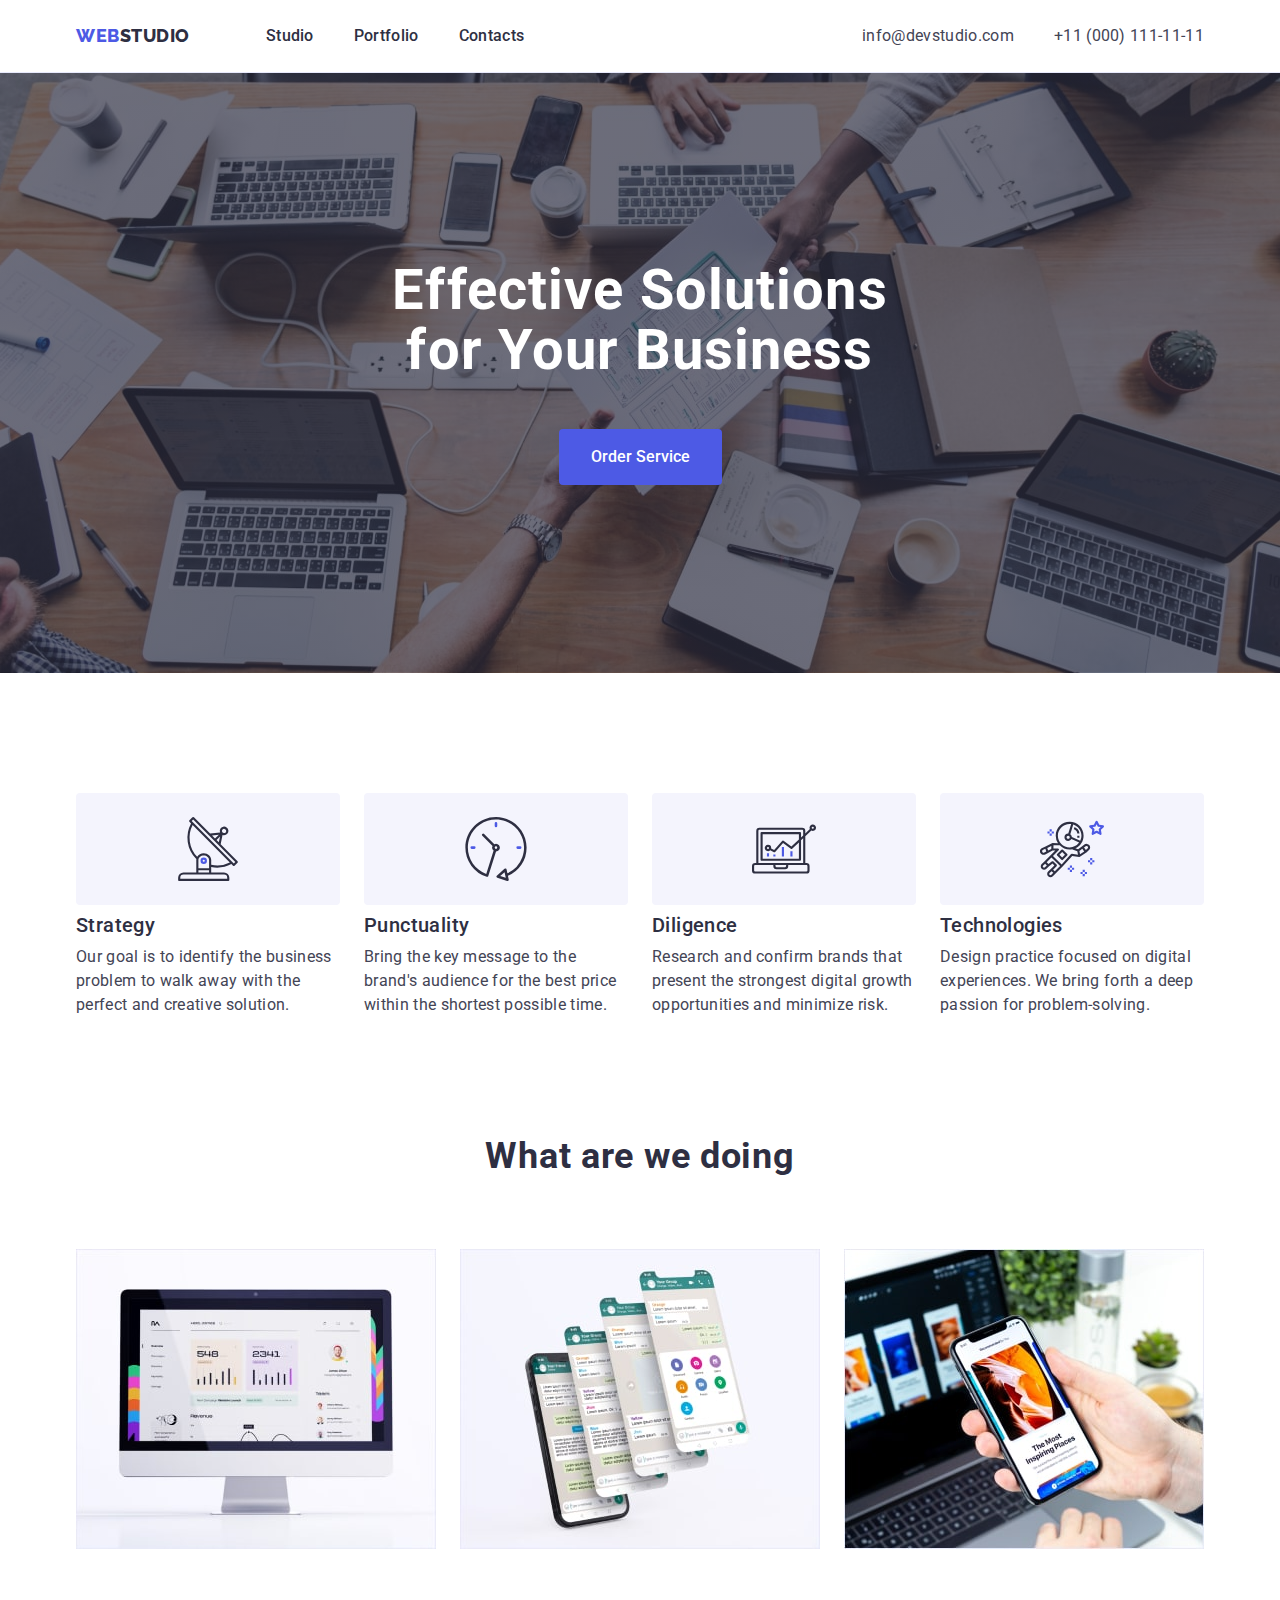
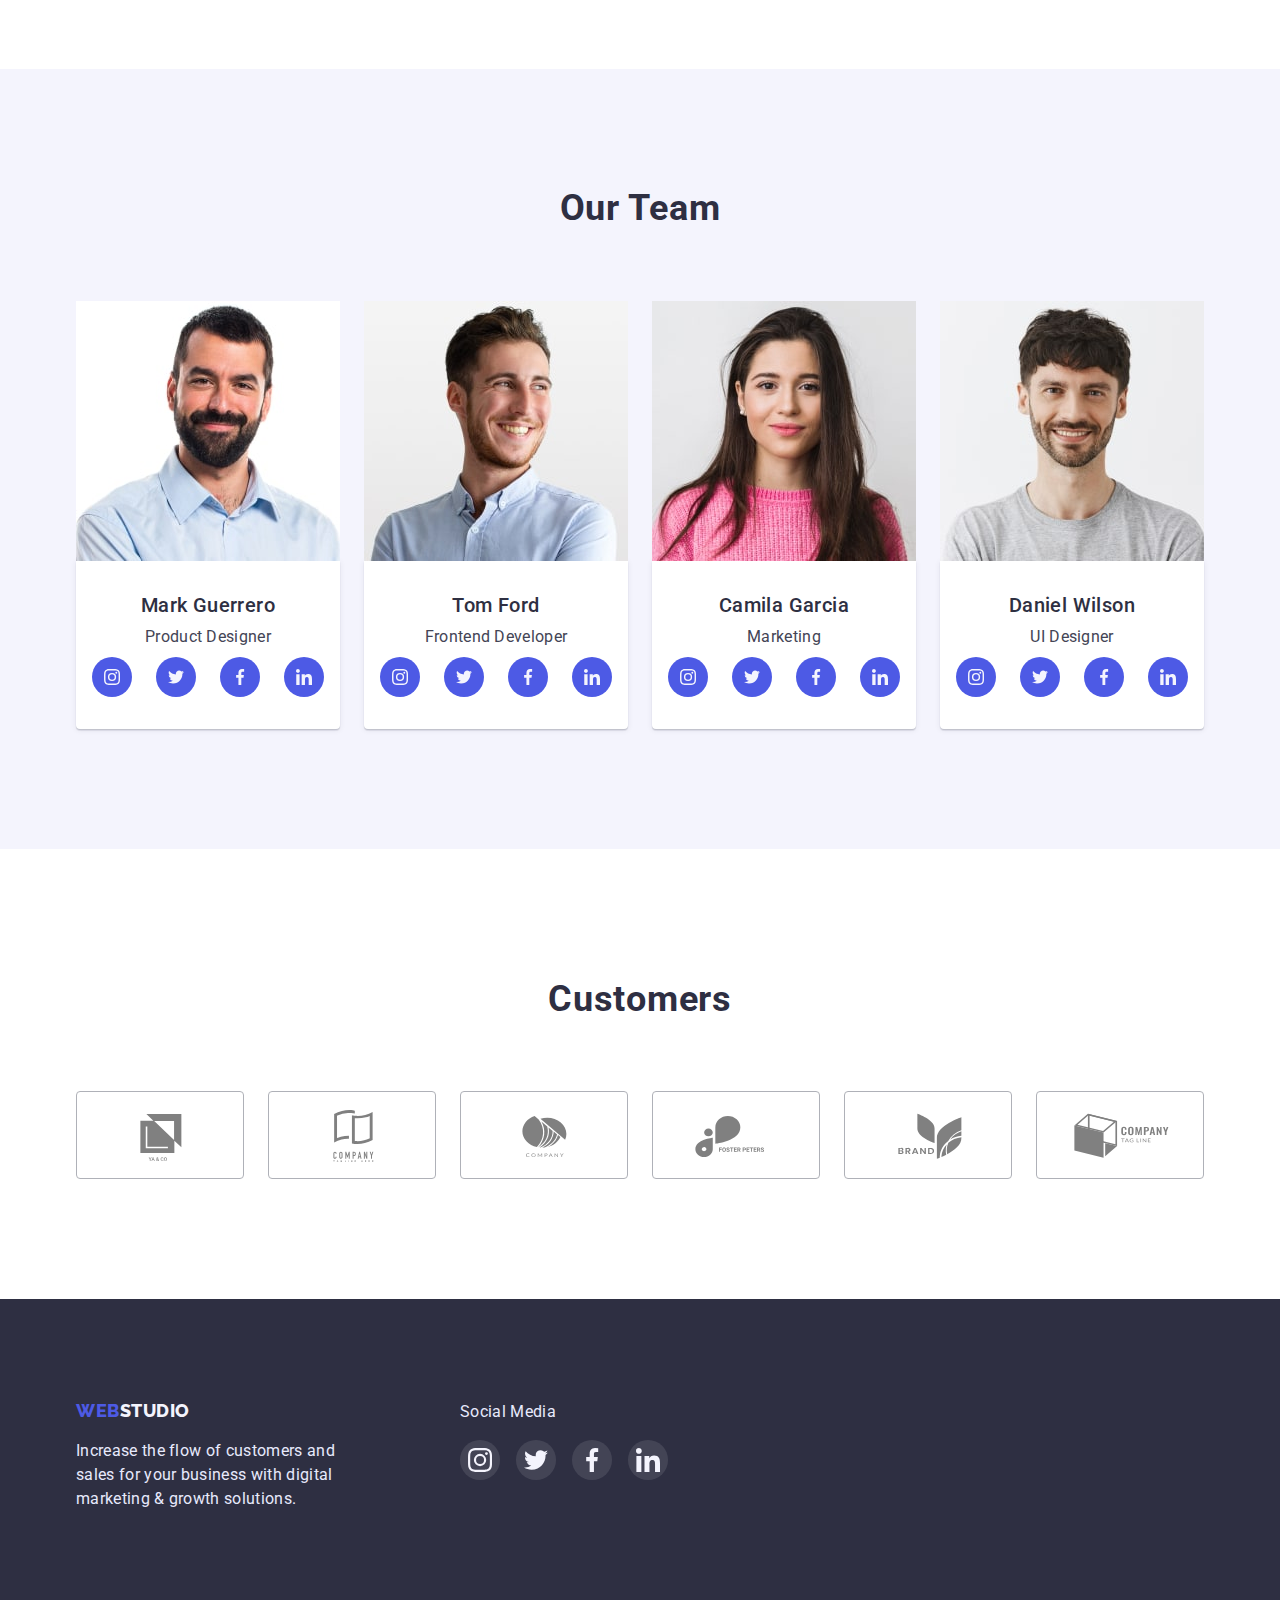
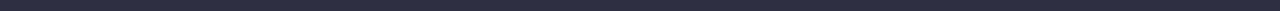
<file: index.html>
<!DOCTYPE html>
<html lang="en">
	<head>
		<meta charset="UTF-8" />
		<meta http-equiv="X-UA-Compatible" content="IE=edge" />
		<meta name="viewport" content="width=device-width, initial-scale=1.0" />

		<link rel="preconnect" href="https://fonts.googleapis.com" />
		<link rel="preconnect" href="https://fonts.gstatic.com" crossorigin />
		<link
			rel="stylesheet"
			href="https://cdnjs.cloudflare.com/ajax/libs/modern-normalize/1.1.0/modern-normalize.css"
			integrity="sha512-Y0MM+V6ymRKN2zStTqzQ227DWhhp4Mzdo6gnlRnuaNCbc+YN/ZH0sBCLTM4M0oSy9c9VKiCvd4Jk44aCLrNS5Q=="
			crossorigin="anonymous"
			referrerpolicy="no-referrer"
		/>
		<link
			href="https://fonts.googleapis.com/css2?family=Raleway:wght@800&family=Roboto:wght@400;500;700;900&display=swap"
			rel="stylesheet"
		/>
		<link rel="stylesheet" href="css/styles.css" />
		<title>Studio</title>
	</head>

	<body>
		<header class="header">
			<div class="container header-container">
				<nav class="header-nav">
					<a href="./index.html" class="header-link-studio"><span class="header-span">Web</span>Studio</a>
					<ul class="header-list">
						<li class="header-list-item">
							<a href="./index.html" class="header-link">Studio</a>
						</li>
						<li class="header-list-item">
							<a href="portfolio.html" class="header-link">Portfolio</a>
						</li>
						<li class="header-list-item">
							<a href="" class="header-link">Contacts</a>
						</li>
					</ul>
				</nav>
				<address class="adress">
					<ul class="adress-list">
						<li class="adress-list-item">
							<a href="mailto:info@devstudio.com" class="adress-tel">info@devstudio.com</a>
						</li>
						<li class="adress-list-item">
							<a href="tel:+110001111111" class="adress-mail">+11 (000) 111-11-11</a>
						</li>
					</ul>
				</address>
			</div>
		</header>
		<main>
			<!-- Hero section -->

			<section class="hero-section hero-section-container">
				<div class="hero-container">
					<h1 class="hero-title">Effective Solutions for Your Business</h1>
					<button type="button" class="hero-btn btn">Order Service</button>
				</div>
			</section>

			<!-- section 2 -->

			<section class="section-2">
				<div class="container section-2-container">
					<h2 class="visually-hidden">hidden</h2>
					<ul class="section-2-list">
						<li class="section-2-list-items">
							<div class="container-2-list-icon">
								<svg class="icon-2-item" width="64" height="64">
									<use href="images/symbol-defs .svg#icon-antenna"></use>
								</svg>
							</div>
							<h3 class="section-2-list-title">Strategy</h3>
							<p class="section-2-list-text">
								Our goal is to identify the business problem to walk away with the perfect and creative solution.
							</p>
						</li>
						<li class="section-2-list-items">
							<div class="container-2-list-icon">
								<svg class="icon-2-item" width="64" height="64">
									<use href="images/symbol-defs .svg#icon-clock"></use>
								</svg>
							</div>
							<h3 class="section-2-list-title">Punctuality</h3>
							<p class="section-2-list-text">
								Bring the key message to the brand's audience for the best price within the shortest possible time.
							</p>
						</li>
						<li class="section-2-list-items">
							<div class="container-2-list-icon">
								<svg class="icon-2-item" width="64" height="64">
									<use href="images/symbol-defs .svg#icon-diagram"></use>
								</svg>
							</div>
							<h3 class="section-2-list-title">Diligence</h3>
							<p class="section-2-list-text">
								Research and confirm brands that present the strongest digital growth opportunities and minimize risk.
							</p>
						</li>
						<li class="section-2-list-items">
							<div class="container-2-list-icon">
								<svg class="icon-2-item" width="64" height="64">
									<use href="images/symbol-defs .svg#icon-astronaut"></use>
								</svg>
							</div>
							<h3 class="section-2-list-title">Technologies</h3>
							<p class="section-2-list-text">
								Design practice focused on digital experiences. We bring forth a deep passion for problem-solving.
							</p>
						</li>
					</ul>
				</div>
			</section>
			<!-- section 3 -->
			<section class="section-3">
				<div class="container">
					<h2 class="section-3-title">What are we doing</h2>
					<ul class="section-3-list">
						<li class="section-3-list-object">
							<img class="section-3-list-img" src="./images/computer.jpg" alt="computer" height="300" width="360" />
						</li>
						<li class="section-3-list-object">
							<img class="section-3-list-img" src="./images/screen.jpg" alt="phone screen" height="300" width="360" />
						</li>
						<li class="section-3-list-object">
							<img class="section-3-list-img" src="./images/hand.jpg" alt="phone" height="300" width="360" />
						</li>
					</ul>
				</div>
			</section>

			<!-- Our team -->

			<section class="team">
				<div class="container team-container">
					<h2 class="team-title">Our Team</h2>
					<ul class="team-list">
						<li class="team-list-object">
							<img class="team-list-img" src="./images/foto.jpg" alt="Man" width="264" />
							<div class="team-list-name">
								<h3 class="team-list-subtitle">Mark Guerrero</h3>
								<p class="team-list-description">Product Designer</p>
								<ul class="team-list-icon list">
									<li class="team-list-icon-item">
										<a href="" class="team-list-icon-link link">
											<svg class="icon-item" width="16" height="16">
												<use href="images/symbol-defs .svg#icon-instagram"></use>
											</svg>
										</a>
									</li>
									<li class="team-list-icon-item">
										<a href="" class="team-list-icon-link link">
											<svg class="icon-item" width="16" height="16">
												<use href="images/symbol-defs .svg#icon-twitter"></use>
											</svg>
										</a>
									</li>
									<li class="team-list-icon-item">
										<a href="" class="team-list-icon-link link">
											<svg class="icon-item" width="16" height="16">
												<use href="images/symbol-defs .svg#icon-facebook"></use>
											</svg>
										</a>
									</li>
									<li class="team-list-icon-item">
										<a href="" class="team-list-icon-link link">
											<svg class="icon-item" width="16" height="16">
												<use href="images/symbol-defs .svg#icon-linkedin"></use>
											</svg>
										</a>
									</li>
								</ul>
							</div>
						</li>
						<li class="team-list-object">
							<img class="team-list-img" src="./images/foto1.jpg" alt="Man" width="264" />
							<div class="team-list-name">
								<h3 class="team-list-subtitle">Tom Ford</h3>
								<p class="team-list-description">Frontend Developer</p>
								<ul class="team-list-icon list">
									<li class="team-list-icon-item">
										<a href="" class="team-list-icon-link link">
											<svg class="icon-item" width="16" height="16">
												<use href="images/symbol-defs .svg#icon-instagram"></use>
											</svg>
										</a>
									</li>
									<li class="team-list-icon-item">
										<a href="" class="team-list-icon-link link">
											<svg class="icon-item" width="16" height="16">
												<use href="images/symbol-defs .svg#icon-twitter"></use>
											</svg>
										</a>
									</li>
									<li class="team-list-icon-item">
										<a href="" class="team-list-icon-link link">
											<svg class="icon-item" width="16" height="16">
												<use href="images/symbol-defs .svg#icon-facebook"></use>
											</svg>
										</a>
									</li>
									<li class="team-list-icon-item">
										<a href="" class="team-list-icon-link link">
											<svg class="icon-item" width="16" height="16">
												<use href="images/symbol-defs .svg#icon-linkedin"></use>
											</svg>
										</a>
									</li>
								</ul>
							</div>
						</li>
						<li class="team-list-object">
							<img class="team-list-img" src="./images/foto2.jpg" alt="Women" width="264" />
							<div class="team-list-name">
								<h3 class="team-list-subtitle">Camila Garcia</h3>
								<p class="team-list-description">Marketing</p>
								<ul class="team-list-icon list">
									<li class="team-list-icon-item">
										<a href="" class="team-list-icon-link link">
											<svg class="icon-item" width="16" height="16">
												<use href="images/symbol-defs .svg#icon-instagram"></use>
											</svg>
										</a>
									</li>
									<li class="team-list-icon-item">
										<a href="" class="team-list-icon-link link">
											<svg class="icon-item" width="16" height="16">
												<use href="images/symbol-defs .svg#icon-twitter"></use>
											</svg>
										</a>
									</li>
									<li class="team-list-icon-item">
										<a href="" class="team-list-icon-link link">
											<svg class="icon-item" width="16" height="16">
												<use href="images/symbol-defs .svg#icon-facebook"></use>
											</svg>
										</a>
									</li>
									<li class="team-list-icon-item">
										<a href="" class="team-list-icon-link link">
											<svg class="icon-item" width="16" height="16">
												<use href="images/symbol-defs .svg#icon-linkedin"></use>
											</svg>
										</a>
									</li>
								</ul>
							</div>
						</li>
						<li class="team-list-object">
							<img class="team-list-img" src="./images/foto3.jpg" alt="Man" width="264" />
							<div class="team-list-name">
								<h3 class="team-list-subtitle">Daniel Wilson</h3>
								<p class="team-list-description">UI Designer</p>
								<ul class="team-list-icon list">
									<li class="team-list-icon-item">
										<a href="" class="team-list-icon-link link">
											<svg class="icon-item" width="16" height="16">
												<use href="images/symbol-defs .svg#icon-instagram"></use>
											</svg>
										</a>
									</li>
									<li class="team-list-icon-item">
										<a href="" class="team-list-icon-link link">
											<svg class="icon-item" width="16" height="16">
												<use href="images/symbol-defs .svg#icon-twitter"></use>
											</svg>
										</a>
									</li>
									<li class="team-list-icon-item">
										<a href="" class="team-list-icon-link link">
											<svg class="icon-item" width="16" height="16">
												<use href="images/symbol-defs .svg#icon-facebook"></use>
											</svg>
										</a>
									</li>
									<li class="team-list-icon-item">
										<a href="" class="team-list-icon-link">
											<svg class="icon-item" width="16" height="16">
												<use href="images/symbol-defs .svg#icon-linkedin"></use>
											</svg>
										</a>
									</li>
								</ul>
							</div>
						</li>
					</ul>
				</div>
			</section>
			<!-- Customers -->
			<section class="customers">
				<div class="customers-container container">
					<h2 class="customers-title">Customers</h2>
					<ul class="customers-list list">
						<li class="customers-list-object">
							<a href="" class="customers-link link">
								<svg class="customers-icon" height="56" width="104">
									<use href="images/symbol-defs .svg#icon-yaco"></use>
								</svg>
							</a>
						</li>
						<li class="customers-list-object">
							<a href="" class="customers-link link">
								<svg class="customers-icon" height="56" width="104">
									<use href="images/symbol-defs .svg#icon-taglinehere"></use>
								</svg>
							</a>
						</li>
						<li class="customers-list-object">
							<a href="" class="customers-link link">
								<svg class="customers-icon" height="56" width="104">
									<use href="images/symbol-defs .svg#icon-Logo-2"></use>
								</svg>
							</a>
						</li>
						<li class="customers-list-object">
							<a href="" class="customers-link link">
								<svg class="customers-icon" height="56" width="104">
									<use href="images/symbol-defs .svg#icon-foster"></use>
								</svg>
							</a>
						</li>
						<li class="customers-list-object">
							<a href="" class="customers-link link">
								<svg class="customers-icon" height="56" width="104">
									<use href="images/symbol-defs .svg#icon-brand "></use>
								</svg>
							</a>
						</li>
						<li class="customers-list-object">
							<a href="" class="customers-link link">
								<svg class="customers-icon" height="56" width="104">
									<use href="images/symbol-defs .svg#icon-tagline"></use>
								</svg>
							</a>
						</li>
					</ul>
				</div>
				<!-- // Customers -->
			</section>
		</main>
		<footer class="footer">
			<div class="footer-container container">
				<div class="footer-items">
					<a href="./index.html" class="foooter-link"><span class="header-span">Web</span>Studio</a>
					<p class="footer-description">
						Increase the flow of customers and sales for your business with digital marketing & growth solutions.
					</p>
				</div>

				<div class="footer-social-container">
					<p class="footer-description-title">Social Media</p>
					<ul class="footer-list-icon list">
						<li class="footer-list-icon-item">
							<a href="" class="footer-list-icon-link link">
								<svg class="footer-item" width="24" height="24">
									<use href="images/symbol-defs .svg#icon-instagram"></use>
								</svg>
							</a>
						</li>
						<li class="footer-list-icon-item">
							<a href="" class="footer-list-icon-link link">
								<svg class="footer-item" width="24" height="24">
									<use href="images/symbol-defs .svg#icon-twitter"></use>
								</svg>
							</a>
						</li>
						<li class="footer-list-icon-item">
							<a href="" class="footer-list-icon-link link">
								<svg class="footer-item" width="24" height="24">
									<use href="images/symbol-defs .svg#icon-facebook"></use>
								</svg>
							</a>
						</li>
						<li class="footer-list-icon-item">
							<a href="" class="footer-list-icon-link link">
								<svg class="icon-item" width="24" height="24">
									<use href="images/symbol-defs .svg#icon-linkedin"></use>
								</svg>
							</a>
						</li>
					</ul>
				</div>
			</div>
		</footer>
	</body>
</html>
</file>
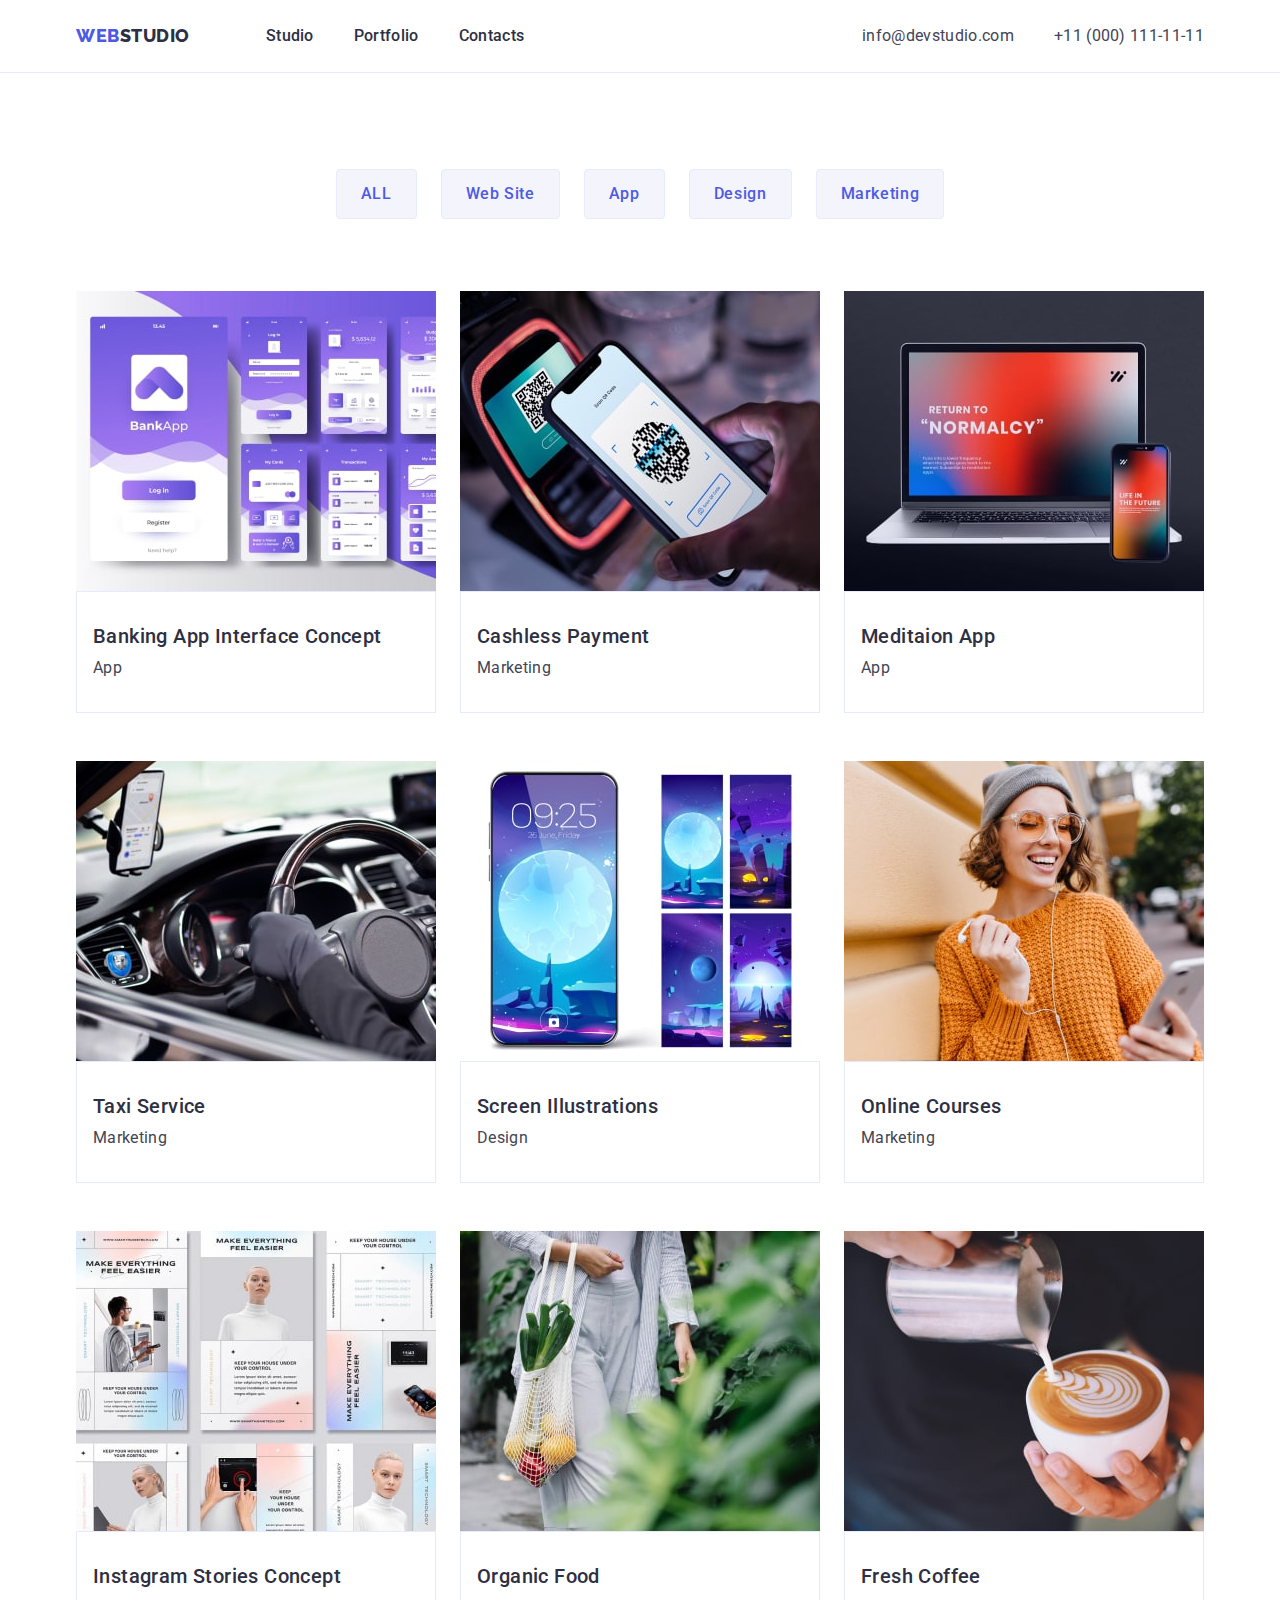
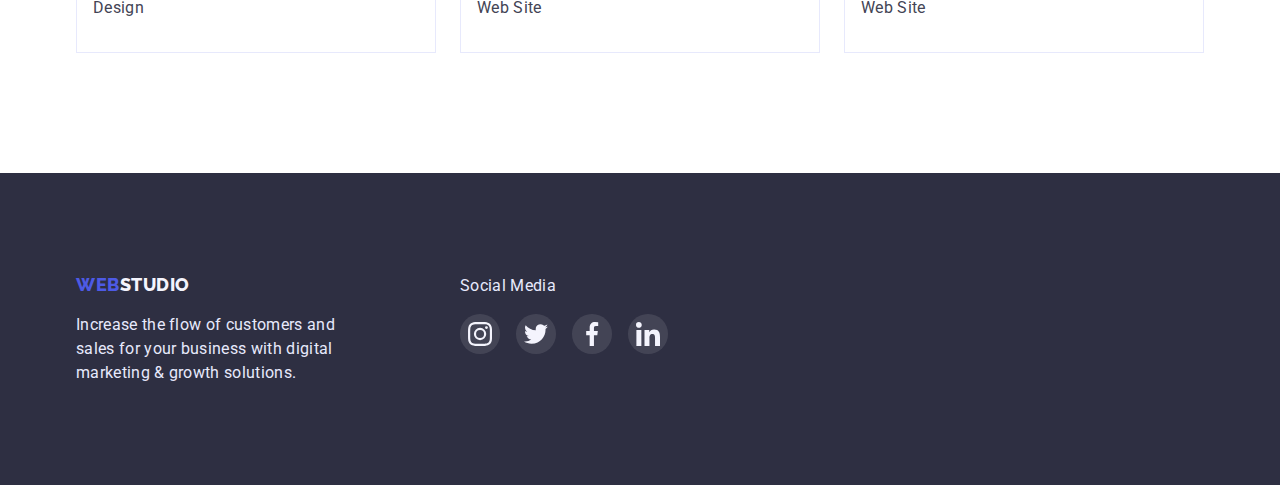
<file: portfolio.html>
<!DOCTYPE html>
<html lang="en">
	<head>
		<meta charset="UTF-8" />
		<meta http-equiv="X-UA-Compatible" content="IE=edge" />
		<meta name="viewport" content="width=device-width, initial-scale=1.0" />

		<link rel="preconnect" href="https://fonts.googleapis.com" />
		<link rel="preconnect" href="https://fonts.gstatic.com" crossorigin />
		<link
			rel="stylesheet"
			href="https://cdnjs.cloudflare.com/ajax/libs/modern-normalize/1.1.0/modern-normalize.css"
			integrity="sha512-Y0MM+V6ymRKN2zStTqzQ227DWhhp4Mzdo6gnlRnuaNCbc+YN/ZH0sBCLTM4M0oSy9c9VKiCvd4Jk44aCLrNS5Q=="
			crossorigin="anonymous"
			referrerpolicy="no-referrer"
		/>
		<link
			href="https://fonts.googleapis.com/css2?family=Raleway:wght@800&family=Roboto:wght@400;500;700;900&display=swap"
			rel="stylesheet"
		/>
		<link rel="stylesheet" href="css/styles.css" />
		<title>Portfolio</title>
	</head>
	<body>
		<header class="header">
			<div class="container header-container">
				<nav class="header-nav">
					<a href="./index.html" class="header-link-studio"><span class="header-span">Web</span>Studio</a>
					<ul class="header-list">
						<li class="header-list-item">
							<a href="./index.html" class="header-link">Studio</a>
						</li>
						<li class="header-list-item">
							<a href="portfolio.html" class="header-link">Portfolio</a>
						</li>
						<li class="header-list-item">
							<a href="" class="header-link">Contacts</a>
						</li>
					</ul>
				</nav>
				<address class="adress">
					<ul class="adress-list">
						<li class="adress-list-item">
							<a href="mailto:info@devstudio.com" class="adress-tel">info@devstudio.com</a>
						</li>
						<li class="adress-list-item">
							<a href="tel:+110001111111" class="adress-mail">+11 (000) 111-11-11</a>
						</li>
					</ul>
				</address>
			</div>
		</header>
		<main>
			<!-- hero section portfolio -->
			<section class="hero-portfolio">
				<div class="container portfolio-container">
					<h1 class="visually-hidden">Portfolio title</h1>
					<ul class="hero-portfolio-list">
						<li class="hero-portfolio-item">
							<button type="button" class="hero-portfolio-btn">ALL</button>
						</li>
						<li class="hero-portfolio-item">
							<button type="button" class="hero-portfolio-btn">Web Site</button>
						</li>
						<li class="hero-portfolio-item">
							<button type="button" class="hero-portfolio-btn">App</button>
						</li>
						<li class="hero-portfolio-item">
							<button type="button" class="hero-portfolio-btn">Design</button>
						</li>
						<li class="hero-portfolio-item">
							<button type="button" class="hero-portfolio-btn"> Marketing </button>
						</li>
					</ul>
					<ul class="portfolio-list">
						<li class="portfolio-list-objects">
							<a href="" class="portfolio-list-item"
								><img class="portfolio-list-img" src="images/bank.jpg" alt="bank app" width="360" height="300" />
								<div class="portfolio-list-description">
									<h2 class="portfolio-list-title"> Banking App Interface Concept </h2>
									<p class="portfolio-list-text">App</p>
								</div></a
							>
						</li>
						<li class="portfolio-list-objects">
							<a href="" class="portfolio-list-item"
								><img class="portfolio-list-img" src="images/tel.jpg" alt="tel APP" width="360" height="300" />
								<div class="portfolio-list-description">
									<h2 class="portfolio-list-title">Cashless Payment</h2>
									<p class="portfolio-list-text">Marketing</p>
								</div></a
							>
						</li>
						<li class="portfolio-list-objects">
							<a href="" class="portfolio-list-item"
								><img class="portfolio-list-img" src="images/comp.jpg" alt="app on computer" width="360" height="300" />
								<div class="portfolio-list-description">
									<h2 class="portfolio-list-title">Meditaion App</h2>
									<p class="portfolio-list-text">App</p>
								</div></a
							>
						</li>
						<li class="portfolio-list-objects">
							<a href="" class="portfolio-list-item"
								><img class="portfolio-list-img" src="images/car.jpg" alt="taxi" width="360" height="300" />
								<div class="portfolio-list-description">
									<h2 class="portfolio-list-title">Taxi Service</h2>
									<p class="portfolio-list-text">Marketing</p>
								</div></a
							>
						</li>
						<li class="portfolio-list-objects">
							<a href="" class="portfolio-list-item"
								><img class="portfolio-list-img" src="images/moon.jpg" alt="design moon" width="360" height="300" />
								<div class="portfolio-list-description">
									<h2 class="portfolio-list-title">Screen Illustrations</h2>
									<p class="portfolio-list-text">Design</p>
								</div></a
							>
						</li>
						<li class="portfolio-list-objects">
							<a href="" class="portfolio-list-item"
								><img class="portfolio-list-img" src="images/girl.jpg" alt="foto girl" width="360" height="300" />
								<div class="portfolio-list-description">
									<h2 class="portfolio-list-title">Online Courses</h2>
									<p class="portfolio-list-text">Marketing</p>
								</div></a
							>
						</li>
						<li class="portfolio-list-objects">
							<a href="" class="portfolio-list-item"
								><img
									class="portfolio-list-img"
									src="images/insta.jpg"
									alt="instagram Stories"
									width="360"
									height="300"
								/>
								<div class="portfolio-list-description">
									<h2 class="portfolio-list-title"> Instagram Stories Concept </h2>
									<p class="portfolio-list-text">Design</p>
								</div></a
							>
						</li>
						<li class="portfolio-list-objects">
							<a href="" class="portfolio-list-item"
								><img class="portfolio-list-img" src="images/fruit.jpg" alt="fruit" width="360" height="300" />
								<div class="portfolio-list-description">
									<h2 class="portfolio-list-title">Organic Food</h2>
									<p class="portfolio-list-text">Web Site</p>
								</div></a
							>
						</li>
						<li class="portfolio-list-objects">
							<a href="" class="portfolio-list-item"
								><img class="portfolio-list-img" src="images/coffe.jpg" alt="foto coffe" width="360" height="300" />
								<div class="portfolio-list-description">
									<h2 class="portfolio-list-title">Fresh Coffee</h2>
									<p class="portfolio-list-text">Web Site</p>
								</div></a
							>
						</li>
					</ul>
				</div>
			</section>
		</main>
		<footer class="footer">
			<div class="container footer-container">
				<div class="footer-items">
					<a href="./index.html" class="foooter-link"><span class="header-span">Web</span>Studio</a>
					<p class="footer-description">
						Increase the flow of customers and sales for your business with digital marketing & growth solutions.
					</p>
				</div>

				<div class="footer-social-container">
					<p class="footer-description-title">Social Media</p>
					<ul class="footer-list-icon list">
						<li class="footer-list-icon-item">
							<a href="" class="footer-list-icon-link link">
								<svg class="footer-item" width="24" height="24">
									<use href="images/symbol-defs .svg#icon-instagram"></use>
								</svg>
							</a>
						</li>
						<li class="footer-list-icon-item">
							<a href="" class="footer-list-icon-link link">
								<svg class="footer-item" width="24" height="24">
									<use href="images/symbol-defs .svg#icon-twitter"></use>
								</svg>
							</a>
						</li>
						<li class="footer-list-icon-item">
							<a href="" class="footer-list-icon-link link">
								<svg class="footer-item" width="24" height="24">
									<use href="images/symbol-defs .svg#icon-facebook"></use>
								</svg>
							</a>
						</li>
						<li class="footer-list-icon-item">
							<a href="" class="footer-list-icon-link link">
								<svg class="icon-item" width="24" height="24">
									<use href="images/symbol-defs .svg#icon-linkedin"></use>
								</svg>
							</a>
						</li>
					</ul>
				</div>
			</div>
		</footer>
	</body>
</html>
</file>
<file: css/styles.css>
body {
	font-family: "Roboto", sans-serif;
	background-color: var(--secondary-title-color);
	color: var(--main-title-color);
}
:root {
	--main-title-color: #2e2f42;
	--secondary-title-color: #ffffff;
	--main-button-color: #4d5ae5;
	--secondary-link-color: #434455;
	--main-underline-color: #404bbf;
	--main-background-btn-color: rgba(64, 75, 191, 1);
	--main-background-color: #f4f4fd;
	--main-boxshadow-color: rgba(0, 0, 0, 0.15);
	--secondary-background-btn-color: #e7e9fc;
	--main-box-shadow: 0px 1px 6px rgba(46, 47, 66, 0.08), 0px 1px 1px rgba(46, 47, 66, 0.16),
		0px 2px 1px rgba(46, 47, 66, 0.08);
	--main-footer-color: rgba(49, 208, 170, 1);
}
h1,
h2,
h3,
h4,
h5,
h6,
p {
	margin: 0;
}

ul {
	margin: 0;
	padding: 0;
}

.container {
	width: 1158px;
	margin: auto;
	padding-left: 15px;
	padding-right: 15px;
}
.header-link:focus,
.header-link:hover {
	color: var(--main-button-color);
}
.adress-mail:focus,
.adress-mail:hover {
	color: var(--main-button-color);
}
.btn {
	font-weight: 500;
	font-size: 16px;
	line-height: 1.5;
	cursor: pointer;
}

li {
	list-style-type: none;
}
.adress-tel:hover,
.adress-tel:focus {
	color: var(--main-button-color);
}

a {
	text-decoration: none;
}
/* header */

.header {
	border-bottom: 1px solid var(--secondary-background-btn-color);
	padding: 24px 0;
}

.header-span {
	font-family: "Raleway";
	font-weight: 800;
	font-size: 18px;
	line-height: 1.33;
	letter-spacing: 0.03em;
	text-transform: uppercase;
	color: var(--main-button-color);
}
.header-nav {
	display: flex;
	align-items: center;
}
.header-link-studio {
	font-family: "Raleway";
	font-weight: 800;
	font-size: 18px;
	line-height: 1.33;
	letter-spacing: 0.03em;
	text-transform: uppercase;
	color: var(--main-title-color);
}
.header-list {
	display: flex;
	margin-left: 76px;
}
.header-link {
	font-weight: 500;
	font-size: 16px;
	line-height: 1.5;
	letter-spacing: 0.02em;
	color: var(--main-title-color);
	cursor: pointer;
}
.header-list-item {
	margin-right: 40px;
}
.header-list-item:last-child {
	margin-right: 0px;
}

.header-container {
	display: flex;
	align-items: center;
}
.adress {
	color: var(--secondary-link-color);
	font-style: normal;
	display: flex;
	margin-left: auto;
}
.adress-list {
	display: flex;
}
.adress-list-item {
	margin-right: 40px;
}
.adress-list-item:last-child {
	margin-right: 0px;
}
.adress-tel {
	width: 151px;
	height: 24px;
	font-size: 16px;
	line-height: 1.5;
	letter-spacing: 0.02em;
	color: var(--secondary-link-color);
}
.adress-mail {
	width: 153px;
	height: 24px;
	font-size: 16px;
	line-height: 1.5;
	letter-spacing: 0.02em;
	color: var(--secondary-link-color);
}

/* hero */

.hero-section {
	max-width: 1440px;
	margin: auto;
	padding: 188px 0;
	text-align: center;
	background-image: linear-gradient(rgba(46, 47, 66, 0.7), rgba(46, 47, 66, 0.7)), url(../images/office.jpg);
	background-repeat: no-repeat;
	background-position: center;
	background-size: cover;
}
.hero-title {
	margin-bottom: 48px;
	font-weight: 700;
	font-size: 56px;
	line-height: 1.07;
	text-align: center;
	letter-spacing: 0.02em;
	color: var(--secondary-title-color);
}
.hero-btn {
	display: flex;
	padding: 16px 32px;
	background: var(--main-button-color);
	color: var(--secondary-title-color);
	margin: 0 auto;
	border-radius: 4px;
	border: none;
}
.hero-section-container {
}
.hero-container {
	margin: auto;
	max-width: 545px;
	text-align: center;
}
.hero-btn:focus,
.hero-btn:hover {
	background-color: var(--main-background-btn-color);
}
.visually-hidden {
	position: absolute;
	width: 1px;
	height: 1px;
	margin: -1px;
	border: 0;
	padding: 0;

	white-space: nowrap;
	clip-path: inset(100%);
	clip: rect(0 0 0 0);
	overflow: hidden;
}

/* section2 */

.section-2 {
	padding: 120px 0;
}
.section-2-container {
}
.section-2-list {
	display: flex;
}
.section-2-list-items {
	margin-right: 24px;
}
.section-2-list-items:last-child {
	margin-right: 0;
}
.section-2-list-title {
	margin: 0 auto;
	display: block;
	text-align: left;
	margin-bottom: 8px;
	font-weight: 500;
	font-size: 20px;
	line-height: 1.2;
	letter-spacing: 0.02em;
	color: var(--main-title-color);
}
.section-2-list-text {
	max-width: 264px;
	font-size: 16px;
	line-height: 24px;
	letter-spacing: 0.02em;
	color: var(--secondary-link-color);
}
.container-2-list-icon {
	margin-bottom: 8px;
	border-radius: 4px;
	display: flex;
	height: 112px;
	width: 100%;
	background: #f4f4fd;
	justify-content: center;
	text-align: center;
}
.icon-2-item {
	height: auto;
}

/* section3 */

.section-3 {
	padding-bottom: 120px;
}
.section-3-title {
	margin-bottom: 72px;
	text-align: center;
	font-weight: 700;
	font-size: 36px;
	line-height: 1.11;
	letter-spacing: 0.02em;
	color: var(--main-title-color);
}
.section-3-list {
	display: flex;
	gap: 24px;
}
.section-3-list-img {
	display: block;
	height: auto;
	max-width: 100%;
}

/* Our team */

.team {
	background-color: var(--main-background-color);
	padding: 120px 0;
}
.team-title {
	text-align: center;
	margin-bottom: 72px;
	font-weight: 700;
	font-size: 36px;
	line-height: 1.11;
	letter-spacing: 0.02em;
	text-transform: capitalize;
	color: var(--main-title-color);
}
.team-list {
	display: flex;
	gap: 24px;
}
.team-list-object {
	width: calc((100% - 72px) / 4);
}
.team-list-object:last-child {
	margin-right: 24px;
}
.team-list-subtitle {
	margin-bottom: 8px;
	text-align: center;
	font-weight: 500;
	font-size: 20px;
	line-height: 1.2;
	letter-spacing: 0.02em;
	color: var(--main-title-color);
}
.team-list-description {
	font-size: 16px;
	line-height: 1.5;
	text-align: center;
	letter-spacing: 0.02em;
	color: var(--secondary-link-color);
}
.team-list-name {
	background: #ffffff;
	box-shadow: var(--main-box-shadow);
	border-radius: 0px 0px 4px 4px;
	padding: 32px 16px;
}
.team-list-img {
	display: block;
	height: auto;
	max-width: 100%;
}

.team-list-icon {
	margin-top: 8px;
	display: flex;
	gap: 24px;
	justify-content: center;
	align-items: center;
}

.team-list-icon-item {
	width: 40px;
	height: 40px;
}
.team-list-icon-link {
	display: flex;
	justify-content: center;
	align-items: center;
	width: 100%;
	height: 100%;
	border-radius: 50%;
	background: var(--main-button-color);
}
.team-list-icon-link:is(:hover, :focus) {
	background-color: var(--main-underline-color);
}
.icon-item {
	fill: rgba(244, 244, 253, 1);
}
/* Customers */

.customers {
	padding-top: 130px;
	padding-bottom: 120px;
}
.customers-container {
}
.container {
}
.customers-title {
	margin-bottom: 72px;
	font-weight: 700;
	font-size: 36px;
	line-height: 40px;
	text-align: center;
	letter-spacing: 0.02em;
	text-transform: capitalize;
	color: var(--main-title-color);
}
.customers-list {
	display: flex;
	justify-content: center;
	align-items: center;
	gap: 24px;
}
.customers-list-object {
}
.customers-link {
	width: 168px;
	height: 88px;
	display: flex;
	border: 1px solid #afb1b8;
	border-radius: 4px;
	justify-content: center;
	align-items: center;
}
.customers-link:is(:hover, :focus) {
	color: var(--main-underline-color);
	border: 1px solid var(--main-underline-color);
}
a {
	color: grey;
}
.customers-icon {
	fill: currentColor;
}

/* footer */

.footer {
	background-color: var(--main-title-color);
	padding-top: 100px;
	padding-bottom: 100px;
}
.footer-container {
	display: flex;
	align-items: baseline;
}
.foooter-link {
	font-family: "Raleway";
	font-weight: 800;
	font-size: 18px;
	line-height: 1.33;
	letter-spacing: 0.03em;
	text-transform: uppercase;
	color: var(--main-background-color);
}
.footer-description {
	margin-top: 16px;
	width: 264px;
	font-size: 16px;
	line-height: 1.5;
	letter-spacing: 0.02em;
	color: var(--secondary-background-btn-color);
}
.footer-description-title {
	margin-bottom: 16px;
	font-size: 16px;
	line-height: 1.5;
	letter-spacing: 0.02em;
	color: var(--secondary-background-btn-color);
}
.footer-list-icon {
	display: flex;
	gap: 16px;
}

.footer-list-icon-item {
	height: 40px;
	width: 40px;
}
.footer-list-icon-link {
	background: linear-gradient(rgba(255, 255, 255, 0.1), rgba(255, 255, 255, 0.1));
	display: flex;
	justify-content: center;
	align-items: center;
	width: 100%;
	height: 100%;
	border-radius: 50%;
}

.footer-item {
	fill: var(--main-background-color);
}
.footer-social-container {
	margin-left: 120px;
}
.footer-list-icon-link:is(:focus, :hover) {
	background-color: var(--main-footer-color);
}
/* Portfolio */
.hero-portfolio {
	padding-top: 96px;
	padding-bottom: 120px;
}
.portfolio-container {
	display: block;
}
.hero-portfolio-list {
	display: flex;
	gap: 24px;
	justify-content: center;
	margin-bottom: 72px;
	font-weight: 500;
	font-size: 16px;
	line-height: 1.5;
	letter-spacing: 0.04em;
	color: var(--main-button-color);
	cursor: pointer;
}
.hero-portfolio-item {
}
.hero-portfolio-btn {
	padding: 12px 24px;
	flex-direction: row;
	justify-content: center;
	align-items: center;
	border: 1px solid #e7e9fc;
	border-radius: 4px;
	flex: none;
	order: 2;
	flex-grow: 0;
	font-weight: 500;
	font-size: 16px;
	line-height: 1.5;
	letter-spacing: 0.04em;
	color: var(--main-button-color);
	background-color: var(--main-background-color);
	cursor: pointer;
}
.hero-portfolio-btn-all {
	font-weight: 500;
	font-size: 16px;
	line-height: 1.5;
	letter-spacing: 0.04em;
	color: var(--secondary-title-color);
	background: var(--main-button-color);
	cursor: pointer;
}
.portfolio {
	display: flex;
	gap: 24px;
}
.portfolio-list {
	display: flex;
	flex-wrap: wrap;
	row-gap: 48px;
	column-gap: 24px;
}

.portfolio-list-objects {
	width: calc((100% - 48px) / 3);
}
.portfolio-list-title {
	margin-bottom: 8px;
	font-weight: 500;
	font-size: 20px;
	line-height: 1.2;
	letter-spacing: 0.02em;
	color: var(--main-title-color);
	margin: 0 auto;
}
.portfolio-list-item {
	display: block;
}
.portfolio-list-item:is(:hover, :focus) {
	box-shadow: var(--main-box-shadow);
}

.portfolio-list-text {
	margin-top: 8px;
	font-size: 16px;
	line-height: 1.5;
	letter-spacing: 0.02em;
	color: var(--secondary-link-color);
}
.portfolio-list-img {
	display: block;
	max-width: 100%;
	height: auto;
}
.portfolio-list-description {
	border: 1px solid #e7e9fc;
	background-blend-mode: soft-light, normal;
	mix-blend-mode: normal;
	padding: 32px 16px;
}
.hero-portfolio-btn:focus,
.hero-portfolio-btn:hover {
	color: var(--main-background-color);
	background-color: var(--main-button-color);
}
</file>
